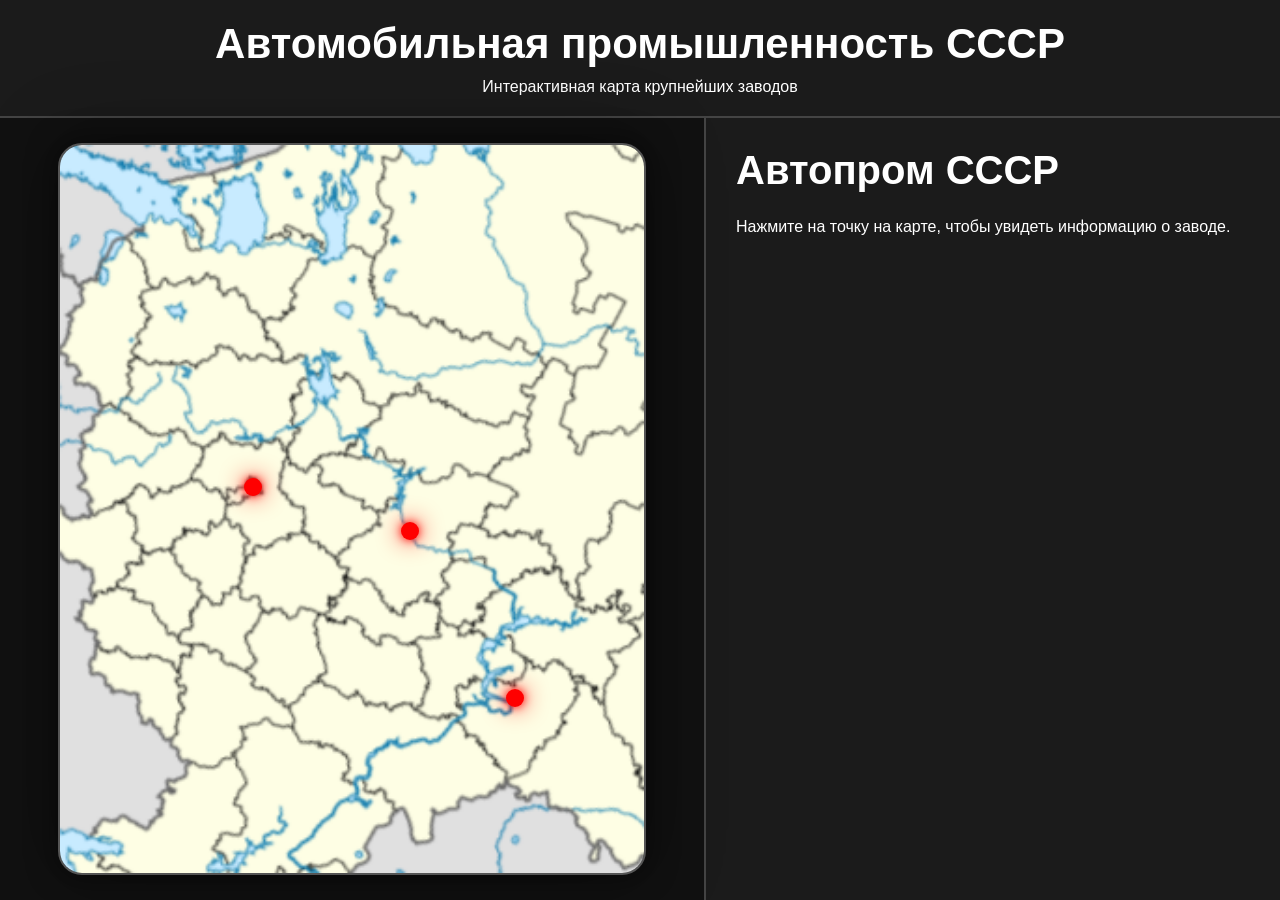
<file: index.html>
﻿<!DOCTYPE html>
<html lang="ru">
	<head>
		<meta charset="UTF-8">
		<meta name="viewport" content="width=device-width, initial-scale=1.0">
		<title>Автопром СССР</title>

		<link rel="stylesheet" href="style.css">
	</head>
	<body class="main-page">
		<header class="header">
			<h1>Автомобильная промышленность СССР</h1>
			<p>Интерактивная карта крупнейших заводов</p>
		</header>
		<main class="content">
			<!-- КАРТА -->
			<section class="map-section">
				<div class="map-container">
					<img src="Russia_edcp_location_map.png"
						 alt="Карта СССР"
						 class="map-image">
					<!-- ГАЗ -->
					<div class="marker"
						 style="top: 53%; left: 60%;"
						 onclick="showFactory('gaz')">
						<div class="tooltip">
							<b>ГАЗ</b><br>
							Горьковский автомобильный завод
						</div>
					</div>
					<!-- ВАЗ -->
					<div class="marker"
						 style="top: 76%; left: 78%;"
						 onclick="showFactory('vaz')">
						<div class="tooltip">
							<b>ВАЗ</b><br>
							Волжский автомобильный завод
						</div>
					</div>
					<!-- МОСКВА -->
					<div class="marker"
						 style="top: 47%; left: 33%;"
						 onclick="showFactory('moscow')">
						<div class="tooltip">
							<b>Москва</b><br>
							ЗИЛ и АЗЛК
						</div>
					</div>
				</div>
			</section>
			<!-- ПАНЕЛЬ -->
			<aside class="info-panel">
				<div id="factory-info">
					<h2>Автопром СССР</h2>
					<p>
						Нажмите на точку на карте,
						чтобы увидеть информацию
						о заводе.
					</p>
				</div>
			</aside>
		</main>
		<script src="script.js"></script>
	</body>
</html>
</file>
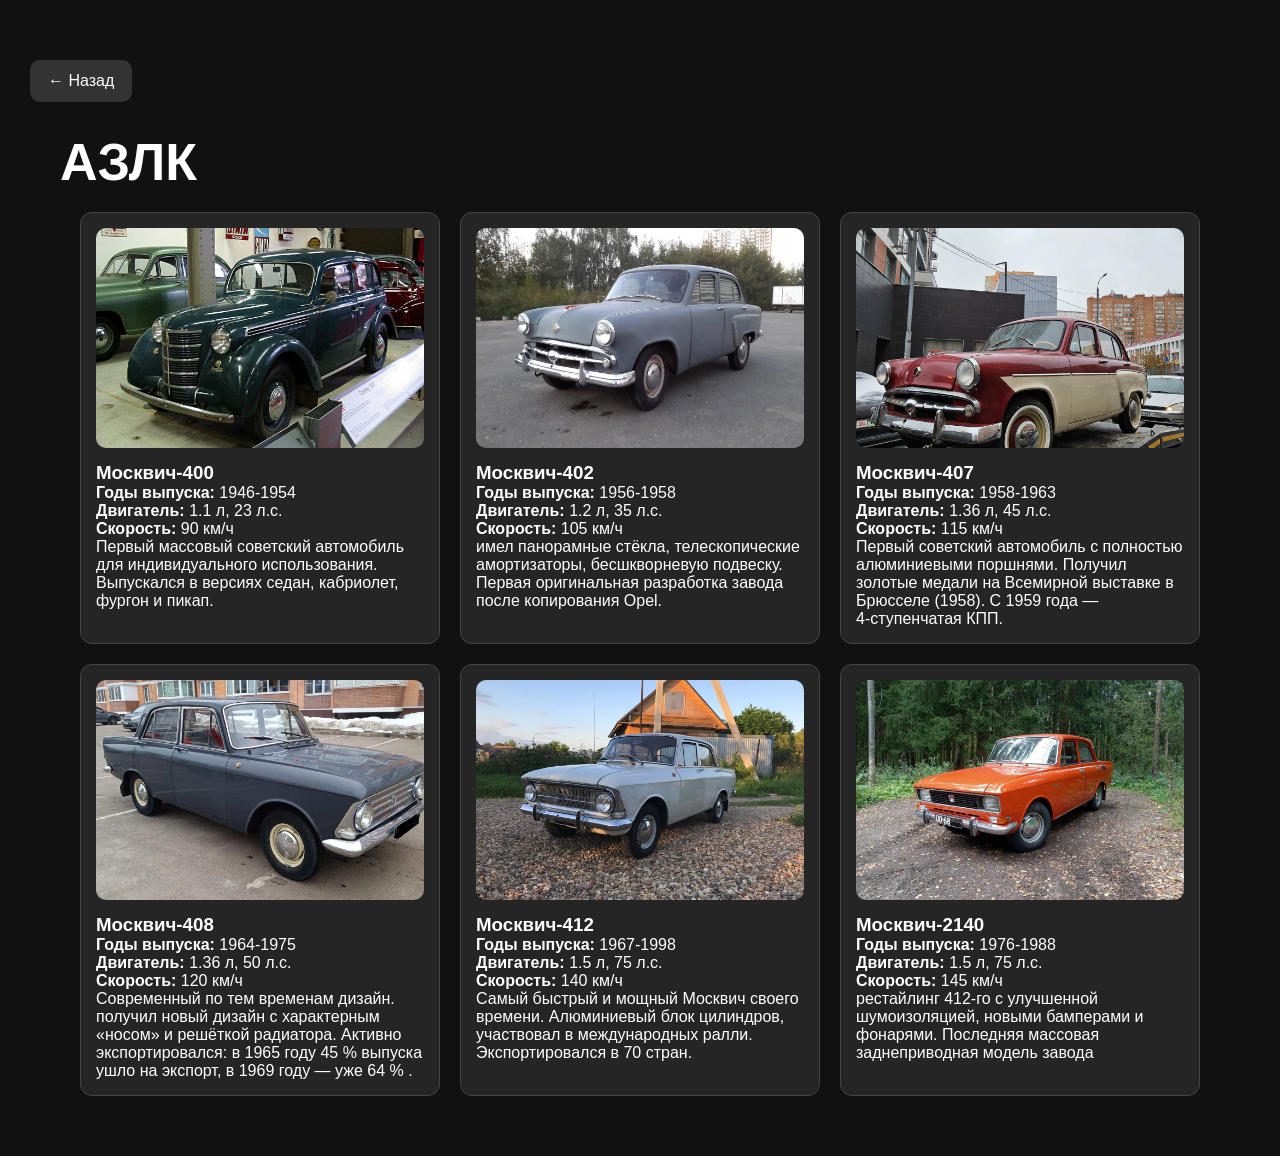
<file: azlk.html>
<!DOCTYPE html>
<html lang="ru">
    <head>
        <meta charset="UTF-8">
        <meta name="viewport" content="width=device-width, initial-scale=1.0">
        <title>АЗЛК</title>
        <link rel="stylesheet" href="style.css">
    </head>
    <body class="factory-page">
        <a href="index.html" class="back-button">← Назад</a>
        <div class="factory-page">
            <h1>АЗЛК</h1>
            <div class="models-grid" id="models-container"></div>
            <script>
                const models = [
                    { name: "Москвич-400", year: "1946-1954", engine: "1.1 л, 23 л.с.", speed: "90 км/ч", image: "images/Moskvich_400.jpg", description: "Первый массовый советский автомобиль для индивидуального использования. Выпускался в версиях седан, кабриолет, фургон и пикап." },
                    { name: "Москвич-402", year: "1956-1958", engine: "1.2 л, 35 л.с.", speed: "105 км/ч", image: "images/Moskvich_402.jpg", description: "имел панорамные стёкла, телескопические амортизаторы, бесшкворневую подвеску. Первая оригинальная разработка завода после копирования Opel." },
                    { name: "Москвич-407", year: "1958-1963", engine: "1.36 л, 45 л.с.", speed: "115 км/ч", image: "images/Moskvich_407.jpg", description: "Первый советский автомобиль с полностью алюминиевыми поршнями. Получил золотые медали на Всемирной выставке в Брюсселе (1958). С 1959 года — 4‑ступенчатая КПП." },
                    { name: "Москвич-408", year: "1964-1975", engine: "1.36 л, 50 л.с.", speed: "120 км/ч", image: "images/Moskvich_408.jpg", description: "Современный по тем временам дизайн.  получил новый дизайн с характерным «носом» и решёткой радиатора. Активно экспортировался: в 1965 году 45 % выпуска ушло на экспорт, в 1969 году — уже 64 % ." },
                    { name: "Москвич-412", year: "1967-1998", engine: "1.5 л, 75 л.с.", speed: "140 км/ч", image: "images/Moskvich_412.jpg", description: "Самый быстрый и мощный Москвич своего времени. Алюминиевый блок цилиндров, участвовал в международных ралли. Экспортировался в 70 стран." },
                    { name: "Москвич-2140", year: "1976-1988", engine: "1.5 л, 75 л.с.", speed: "145 км/ч", image: "images/Moskvich_2140.jpg", description: "рестайлинг 412‑го с улучшенной шумоизоляцией, новыми бамперами и фонарями. Последняя массовая заднеприводная модель завода" }
                ];
                const container = document.getElementById("models-container");
                container.innerHTML = models.map(model => `
                    <div class="model-card">
                        <img src="${model.image}" alt="${model.name}">
                        <h3>${model.name}</h3>

                        <p><b>Годы выпуска:</b> ${model.year}</p>
                        <p><b>Двигатель:</b> ${model.engine}</p>
                        <p><b>Скорость:</b> ${model.speed}</p>

                        <p>${model.description}</p>
                    </div>
                    `).join("");
            </script>
        </div>
    </body>
</html>
</file>
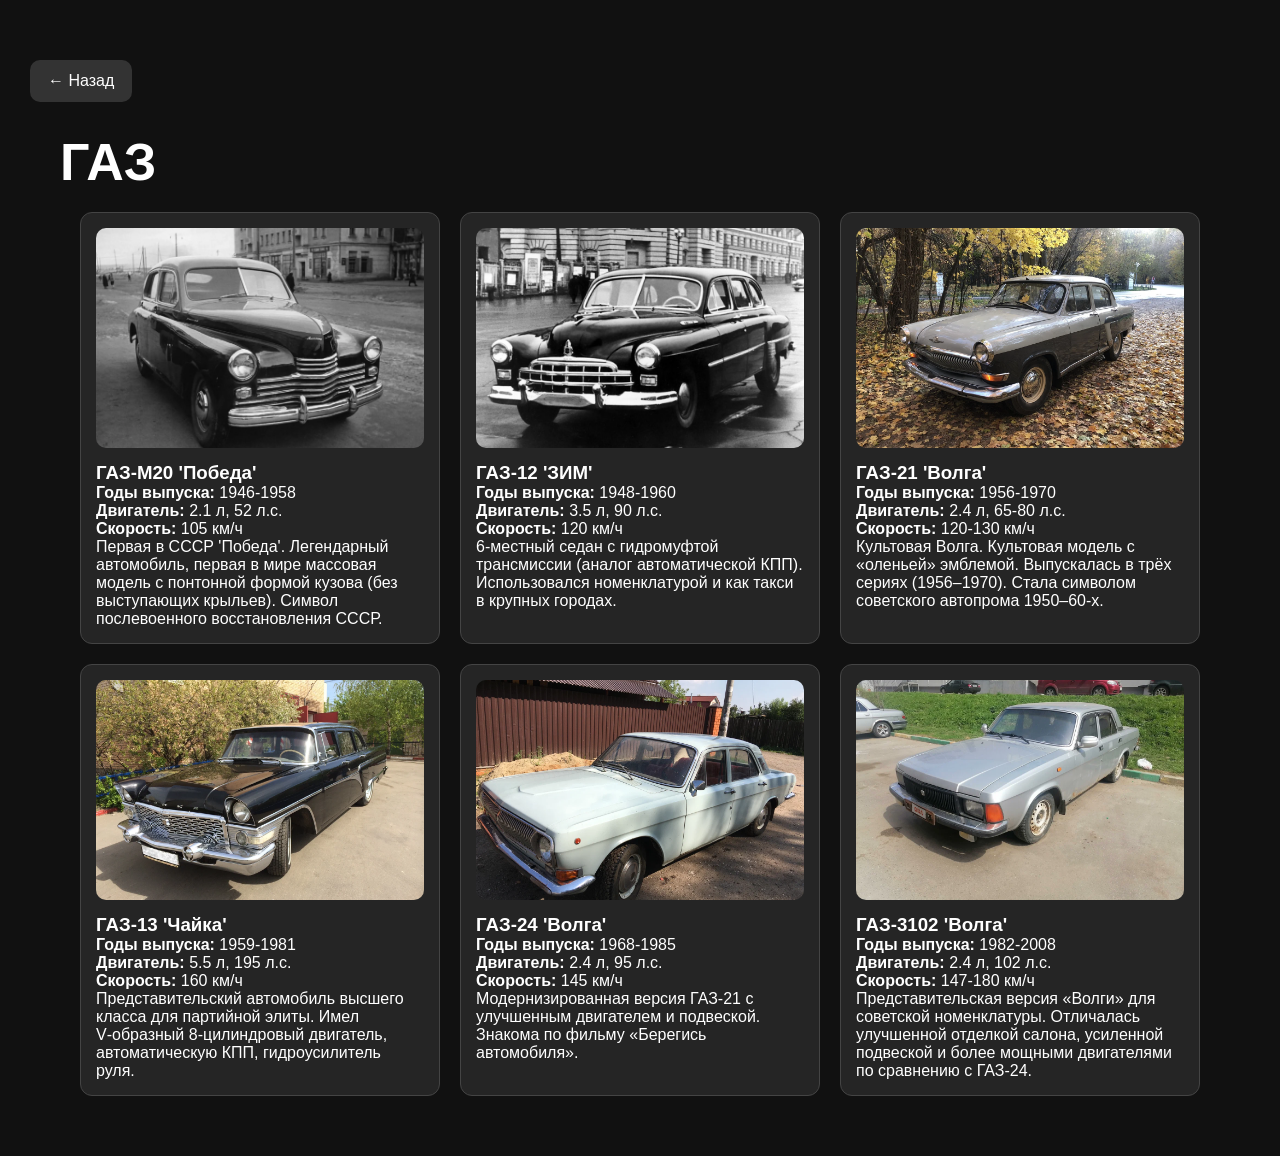
<file: gaz.html>
<!DOCTYPE html>
<html lang="ru">
    <head>
        <meta charset="UTF-8">
        <meta name="viewport" content="width=device-width, initial-scale=1.0">
        <title>ГАЗ</title>
        <link rel="stylesheet" href="style.css">
    </head>
    <body class="factory-page">
        <a href="index.html" class="back-button">← Назад</a>
        <div class="factory-page">
            <h1>ГАЗ</h1>
            <div class="models-grid" id="models-container"></div>
            <script>
                const models = [
                    { name: "ГАЗ-М20 'Победа'", year: "1946-1958", engine: "2.1 л, 52 л.с.", speed: "105 км/ч", image: "images/GAZ_M20.jpg", description: "Первая в СССР 'Победа'. Легендарный автомобиль, первая в мире массовая модель с понтонной формой кузова (без выступающих крыльев). Символ послевоенного восстановления СССР." },
                    { name: "ГАЗ-12 'ЗИМ'", year: "1948-1960", engine: "3.5 л, 90 л.с.", speed: "120 км/ч", image: "images/GAZ_12.jpg", description: "6‑местный седан с гидромуфтой трансмиссии (аналог автоматической КПП). Использовался номенклатурой и как такси в крупных городах." },
                    { name: "ГАЗ-21 'Волга'", year: "1956-1970", engine: "2.4 л, 65-80 л.с.", speed: "120-130 км/ч", image: "images/GAZ_21.jpg", description: "Культовая Волга. Культовая модель с «оленьей» эмблемой. Выпускалась в трёх сериях (1956–1970). Стала символом советского автопрома 1950–60‑х." },
                    { name: "ГАЗ-13 'Чайка'", year: "1959-1981", engine: "5.5 л, 195 л.с.", speed: "160 км/ч", image: "images/GAZ_13.jpg", description: "Представительский автомобиль высшего класса для партийной элиты. Имел V‑образный 8‑цилиндровый двигатель, автоматическую КПП, гидроусилитель руля." },
                    { name: "ГАЗ-24 'Волга'", year: "1968-1985", engine: "2.4 л, 95 л.с.", speed: "145 км/ч", image: "images/GAZ_24.jpg", description: "Модернизированная версия ГАЗ-21 с улучшенным двигателем и подвеской. Знакома по фильму «Берегись автомобиля»." },
                    { name: "ГАЗ-3102 'Волга'", year: "1982-2008", engine: "2.4 л, 102 л.с.", speed: "147-180 км/ч", image: "images/GAZ_3102.jpg", description: "Представительская версия «Волги» для советской номенклатуры. Отличалась улучшенной отделкой салона, усиленной подвеской и более мощными двигателями по сравнению с ГАЗ‑24." }
                ];
                const container = document.getElementById("models-container");
                container.innerHTML = models.map(model => `
                    <div class="model-card">
                        <img src="${model.image}" alt="${model.name}">
                        <h3>${model.name}</h3>

                        <p><b>Годы выпуска:</b> ${model.year}</p>
                        <p><b>Двигатель:</b> ${model.engine}</p>
                        <p><b>Скорость:</b> ${model.speed}</p>

                        <p>${model.description}</p>
                    </div>
                    `).join("");
            </script>
        </div>
    </body>
</html>
</file>
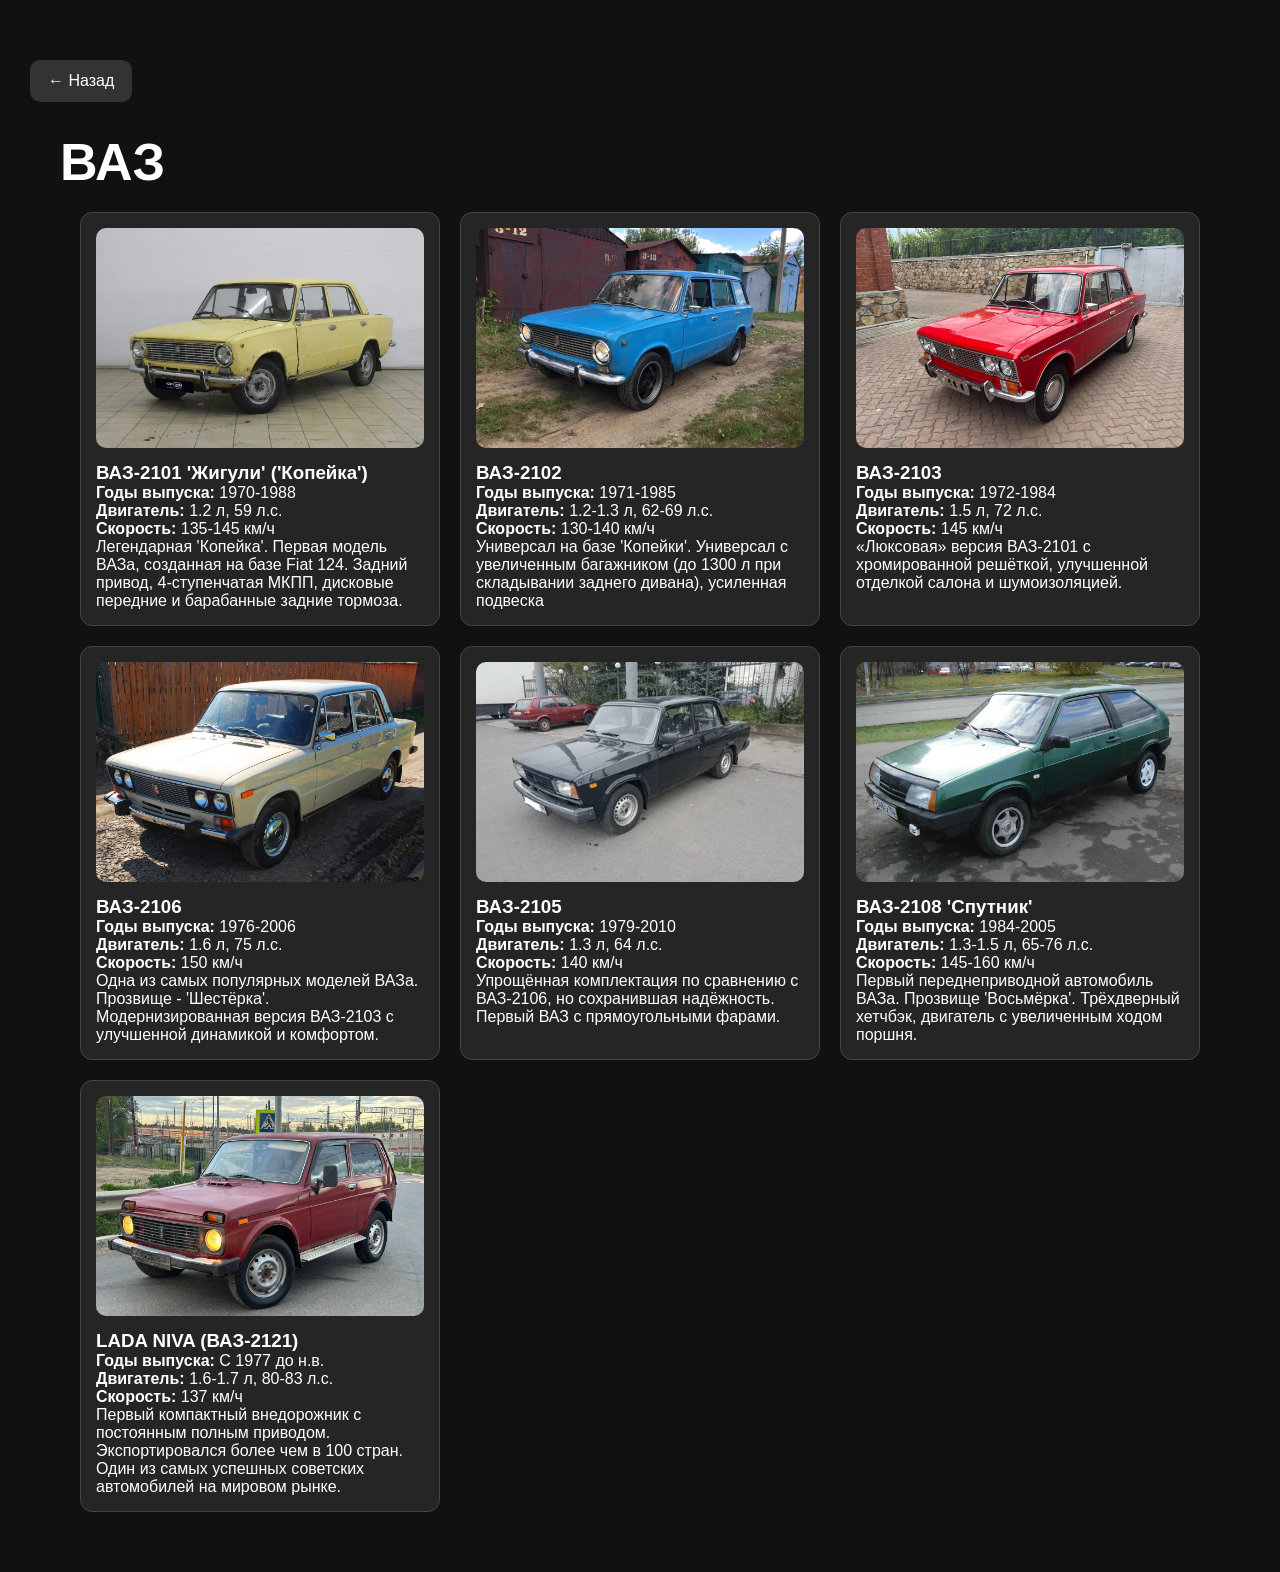
<file: vaz.html>
<!DOCTYPE html>
<html lang="ru">
    <head>
        <meta charset="UTF-8">
        <meta name="viewport" content="width=device-width, initial-scale=1.0">
        <title>ВАЗ</title>
        <link rel="stylesheet" href="style.css">
    </head>
    <body class="factory-page">
        <a href="index.html" class="back-button">← Назад</a>
        <div class="factory-page">
            <h1>ВАЗ</h1>
            <div class="models-grid" id="models-container"></div>
            <script>
                const models = [
                    { name: "ВАЗ-2101 'Жигули' ('Копейка')", year: "1970-1988", engine: "1.2 л, 59 л.с.", speed: "135-145 км/ч", image: "images/VAZ_2101.jpg", description: "Легендарная 'Копейка'. Первая модель ВАЗа, созданная на базе Fiat 124. Задний привод, 4‑ступенчатая МКПП, дисковые передние и барабанные задние тормоза." },
                    { name: "ВАЗ-2102", year: "1971-1985", engine: "1.2-1.3 л, 62-69 л.с.", speed: "130-140 км/ч", image: "images/VAZ_2102.jpg", description: "Универсал на базе 'Копейки'. Универсал с увеличенным багажником (до 1300 л при складывании заднего дивана), усиленная подвеска" },
                    { name: "ВАЗ-2103", year: "1972-1984", engine: "1.5 л, 72 л.с.", speed: "145 км/ч", image: "images/VAZ_2103.jpg", description: "«Люксовая» версия ВАЗ-2101 с хромированной решёткой, улучшенной отделкой салона и шумоизоляцией." },
                    { name: "ВАЗ-2106", year: "1976-2006", engine: "1.6 л, 75 л.с.", speed: "150 км/ч", image: "images/VAZ_2106.jpg", description: "Одна из самых популярных моделей ВАЗа. Прозвище - 'Шестёрка'. Модернизированная версия ВАЗ-2103 с улучшенной динамикой и комфортом." },
                    { name: "ВАЗ-2105", year: "1979-2010", engine: "1.3 л, 64 л.с.", speed: "140 км/ч", image: "images/VAZ_2105.jpg", description: "Упрощённая комплектация по сравнению с ВАЗ-2106, но сохранившая надёжность. Первый ВАЗ с прямоугольными фарами." },
                    { name: "ВАЗ-2108 'Спутник'", year: "1984-2005", engine: "1.3-1.5 л, 65-76 л.с.", speed: "145-160 км/ч", image: "images/VAZ_2108.jpg", description: "Первый переднеприводной автомобиль ВАЗа. Прозвище 'Восьмёрка'. Трёхдверный хетчбэк, двигатель с увеличенным ходом поршня." },
                    { name: "LADA NIVA (ВАЗ-2121)", year: "С 1977 до н.в.", engine: "1.6-1.7 л, 80-83 л.с.", speed: "137 км/ч", image: "images/NIVA.jpg", description: "Первый компактный внедорожник с постоянным полным приводом. Экспортировался более чем в 100 стран. Один из самых успешных советских автомобилей на мировом рынке." }
                ];
                const container = document.getElementById("models-container");
                container.innerHTML = models.map(model => `
                    <div class="model-card">
                        <img src="${model.image}" alt="${model.name}">
                        <h3>${model.name}</h3>

                        <p><b>Годы выпуска:</b> ${model.year}</p>
                        <p><b>Двигатель:</b> ${model.engine}</p>
                        <p><b>Скорость:</b> ${model.speed}</p>

                        <p>${model.description}</p>
                    </div>
                    `).join("");
            </script>
        </div>
    </body>
</html>
</file>
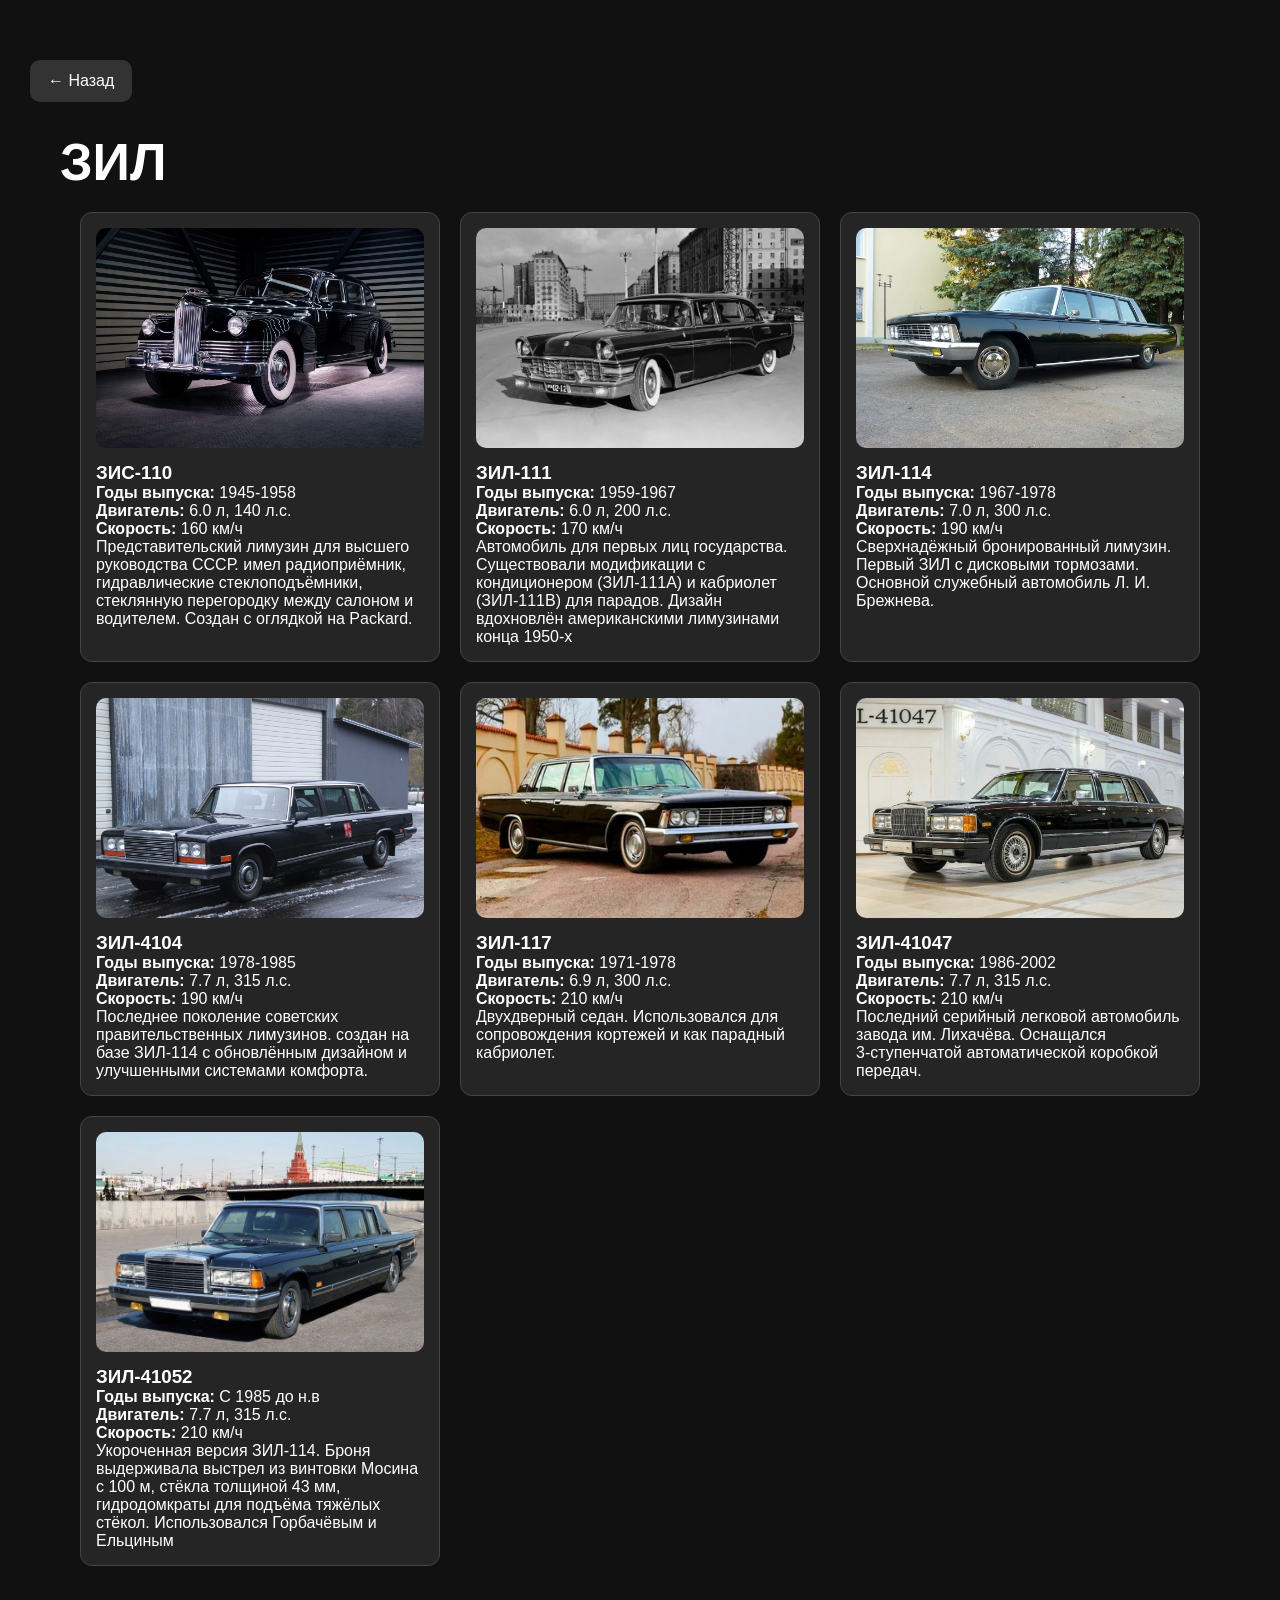
<file: zil.html>
<!DOCTYPE html>
<html lang="ru">
    <head>
        <meta charset="UTF-8">
        <meta name="viewport" content="width=device-width, initial-scale=1.0">
        <title>ЗИЛ</title>
        <link rel="stylesheet" href="style.css">
    </head>
    <body class="factory-page">
        <a href="index.html" class="back-button">← Назад</a>
        <div class="factory-page">
            <h1>ЗИЛ</h1>
            <div class="models-grid" id="models-container"></div>
            <script>
                const models = [
                    { name: "ЗИС-110", year: "1945-1958", engine: "6.0 л, 140 л.с.", speed: "160 км/ч", image: "images/ZIS_110.jpg", description: "Представительский лимузин для высшего руководства СССР. имел радиоприёмник, гидравлические стеклоподъёмники, стеклянную перегородку между салоном и водителем. Создан с оглядкой на Packard." },
                    { name: "ЗИЛ-111", year: "1959-1967", engine: "6.0 л, 200 л.с.", speed: "170 км/ч", image: "images/ZIL_111.jpg", description: "Автомобиль для первых лиц государства. Cуществовали модификации с кондиционером (ЗИЛ‑111А) и кабриолет (ЗИЛ‑111В) для парадов. Дизайн вдохновлён американскими лимузинами конца 1950‑х" },
                    { name: "ЗИЛ-114", year: "1967-1978", engine: "7.0 л, 300 л.с.", speed: "190 км/ч", image: "images/ZIL_114.jpg", description: "Сверхнадёжный бронированный лимузин. Первый ЗИЛ с дисковыми тормозами. Основной служебный автомобиль Л. И. Брежнева." },
                    { name: "ЗИЛ-4104", year: "1978-1985", engine: "7.7 л, 315 л.с.", speed: "190 км/ч", image: "images/ZIL_4104.jpg", description: "Последнее поколение советских правительственных лимузинов. создан на базе ЗИЛ‑114 с обновлённым дизайном и улучшенными системами комфорта." },
                    { name: "ЗИЛ-117", year: "1971-1978", engine: "6.9 л, 300 л.с.", speed: "210 км/ч", image: "images/ZIL_117.jpg", description: "Двухдверный седан. Использовался для сопровождения кортежей и как парадный кабриолет." },
                    { name: "ЗИЛ-41047", year: "1986-2002", engine: "7.7 л, 315 л.с.", speed: "210 км/ч", image: "images/ZIL_41047.jpg", description: "Последний серийный легковой автомобиль завода им. Лихачёва. Оснащался 3‑ступенчатой автоматической коробкой передач." },
                    { name: "ЗИЛ-41052", year: "С 1985 до н.в", engine: "7.7 л, 315 л.с.", speed: "210 км/ч", image: "images/ZIL_41052.jpg", description: "Укороченная версия ЗИЛ-114. Броня выдерживала выстрел из винтовки Мосина с 100 м, стёкла толщиной 43 мм, гидродомкраты для подъёма тяжёлых стёкол. Использовался Горбачёвым и Ельциным" }
                ];
                const container = document.getElementById("models-container");
                container.innerHTML = models.map(model => `
                    <div class="model-card">
                        <img src="${model.image}" alt="${model.name}">
                        <h3>${model.name}</h3>

                        <p><b>Годы выпуска:</b> ${model.year}</p>
                        <p><b>Двигатель:</b> ${model.engine}</p>
                        <p><b>Скорость:</b> ${model.speed}</p>

                        <p>${model.description}</p>
                    </div>
                    `).join("");
            </script>
        </div>
    </body>
</html>
</file>
<file: style.css>
* {
    margin: 0;
    padding: 0;
    box-sizing: border-box;
}
body {
    font-family: Arial, sans-serif;
    background: #111;
    color: white;
    min-height: 100vh;
}

    /* Переводим body страницы в flex-контейнер, чтобы контент занимал ВСЁ оставшееся место, 
   независимо от того, сколько строк занял заголовок в header */
    body.main-page {
        display: flex;
        flex-direction: column;
        height: 100vh;
        overflow: hidden; /* Оставляем overflow скрытым только для дескрипторов */
    }

.header {
    text-align: center;
    padding: 20px;
    background: #1b1b1b;
    border-bottom: 2px solid #444;
}

    .header h1 {
        font-size: 42px;
        margin-bottom: 10px;
    }

.content {
    display: flex;
    flex: 1; /* Автоматически заполняет оставшуюся высоту экрана */
    min-height: 0; /* Важно для корректной работы скролла внутри flex-элементов */
}
body.main-page {
    overflow: hidden;
}

/* ===== КАРТА ===== */

.map-section {
    width: 55%;
    height: 100%;
    display: flex;
    justify-content: center;
    align-items: center;
    padding: 25px;
    flex-shrink: 0;
}

.map-container {
    position: relative;
    aspect-ratio: 313 / 390;
    height: 100%;
    max-height: 100%; 
    width: auto;
    max-width: 100%;
    min-height: 280px; 
    flex-shrink: 0;
    border-radius: 24px;
    /*overflow: hidden;*;*/
    border: 2px solid #555;
    background: #222;
    box-shadow: 0 0 30px rgba(0,0,0,0.5), 0 0 80px rgba(0,0,0,0.3);
}

.map-image {
    width: 100%;
    height: 100%;
    object-fit: cover;
    display: block;
    border-radius: 22px;
}

/* ===== ТОЧКИ ===== */

.marker {
    position: absolute;
    width: 18px;
    height: 18px;
    border-radius: 50%;
    background: red;
    transform: translate(-50%, -50%);
    cursor: pointer;
    transition: 0.25s;
    box-shadow: 0 0 10px red, 0 0 25px red;
    animation: pulse 2s infinite;
}

    .marker:hover {
        background: orange;
        transform: translate(-50%, -50%) scale(1.25);
        box-shadow: 0 0 15px orange, 0 0 40px orange;
    }

/* ===== TOOLTIP ===== */

.tooltip {
    position: absolute;
    bottom: 180%;
    left: 50%;
    transform: translateX(-50%);
    width: 220px;
    background: rgba(20,20,20,0.96);
    padding: 12px;
    border-radius: 12px;
    border: 1px solid #666;
    font-size: 14px;
    opacity: 0;
    visibility: hidden;
    transition: 0.25s;
}

.marker:hover .tooltip {
    opacity: 1;
    visibility: visible;
}

/* ===== ПУЛЬС ===== */

@keyframes pulse {

    0% {
        box-shadow: 0 0 10px red, 0 0 20px red;
    }

    50% {
        box-shadow: 0 0 20px red, 0 0 40px red;
    }

    100% {
        box-shadow: 0 0 10px red, 0 0 20px red;
    }
}

/* ===== ПРАВАЯ ПАНЕЛЬ ===== */

.info-panel {
    width: 45%;
    background: #1b1b1b;
    border-left: 2px solid #444;
    padding: 30px;
    overflow-y: auto; /* Внутренний вертикальный скролл панели */
}

    .info-panel h2 {
        font-size: 40px;
        margin-bottom: 20px;
    }

    .info-panel p {
        line-height: 1.7;
        margin-bottom: 20px;
    }

    .info-panel ul {
        margin-left: 20px;
        line-height: 1.8;
    }

.factory-image {
    width: 100%;
    border-radius: 16px;
    margin-bottom: 20px;
}

/* ===== КАРТОЧКИ ===== */

.plant-card {
    background: #252525;
    border: 1px solid #444;
    border-radius: 16px;
    padding: 20px;
    margin-top: 20px;
    transition: 0.3s;
}

    .plant-card:hover {
        transform: translateY(-4px);
        border-color: #777;
    }

    .plant-card h3 {
        margin-bottom: 10px;
    }

/* ===== КНОПКА ===== */

.more-button {
    display: inline-block;
    margin-top: 20px;
    padding: 12px 20px;
    background: #c0392b;
    color: white;
    text-decoration: none;
    border-radius: 10px;
    transition: 0.3s;
}

    .more-button:hover {
        background: #e74c3c;
    }

/* ===== СТРАНИЦЫ ЗАВОДОВ ===== */

    .factory-page h1 {
        font-size: 52px;
        margin-bottom: 20px;
    }

.models-grid {
    display: grid;
    grid-template-columns: repeat(auto-fit, minmax(360px, 360px));
    justify-content: center;
    gap: 20px;
}

.model-card {
    width: 360px;
    background: #252525;
    border: 1px solid #444;
    border-radius: 12px;
    padding: 15px;
}

    .model-card img {
        width: 100%;
        height: 220px;
        object-fit: cover;
        border-radius: 10px;
        margin-bottom: 10px;
    }

@media (max-width: 800px) {
    /* Разрешаем странице скроллиться целиком, если экран слишком маленький */
    body.main-page {
        overflow: auto;
        height: auto;
    }

    /* Карта и панель теперь встают друг под друга (в колонку) */
    .content {
        flex-direction: column;
        height: auto;
    }

    /* Карта занимает всю ширину */
    .map-section {
        width: 100%;
        padding: 15px;
    }

    /* Панель информации перемещается вниз и занимает всю ширину */
    .info-panel {
        width: 100%;
        height: auto;
        border-left: none;
        border-top: 2px solid #444;
        padding: 20px;
        overflow-y: visible; /* Отключаем отдельный скролл панели, скроллиться будет весь экран */
    }

    /* Немного уменьшаем текст заголовка, чтобы он аккуратно смотрелся на смартфонах */
    .header h1 {
        font-size: 28px;
    }
}
@media(max-width:900px) {
    .models-grid {
        grid-template-columns: 1fr;
    }
}

.factory-page {
    min-height: 100vh;
    overflow-y: auto;
    padding: 30px;
}

    .model-card:hover {
        transform: translateY(-4px);
        border-color: #777;
    }

.model-content {
    padding: 15px;
}

    .model-content h4 {
        color: #fff;
        margin-bottom: 10px;
        font-size: 20px;
    }

.model-specs {
    color: #bbb;
    margin-bottom: 10px;
}

.model-description {
    color: #ddd;
    line-height: 1.6;
}

.back-button {
    display: inline-block;
    margin-top: 30px;
    padding: 12px 18px;
    background: #333;
    color: white;
    text-decoration: none;
    border-radius: 10px;
}
</file>
